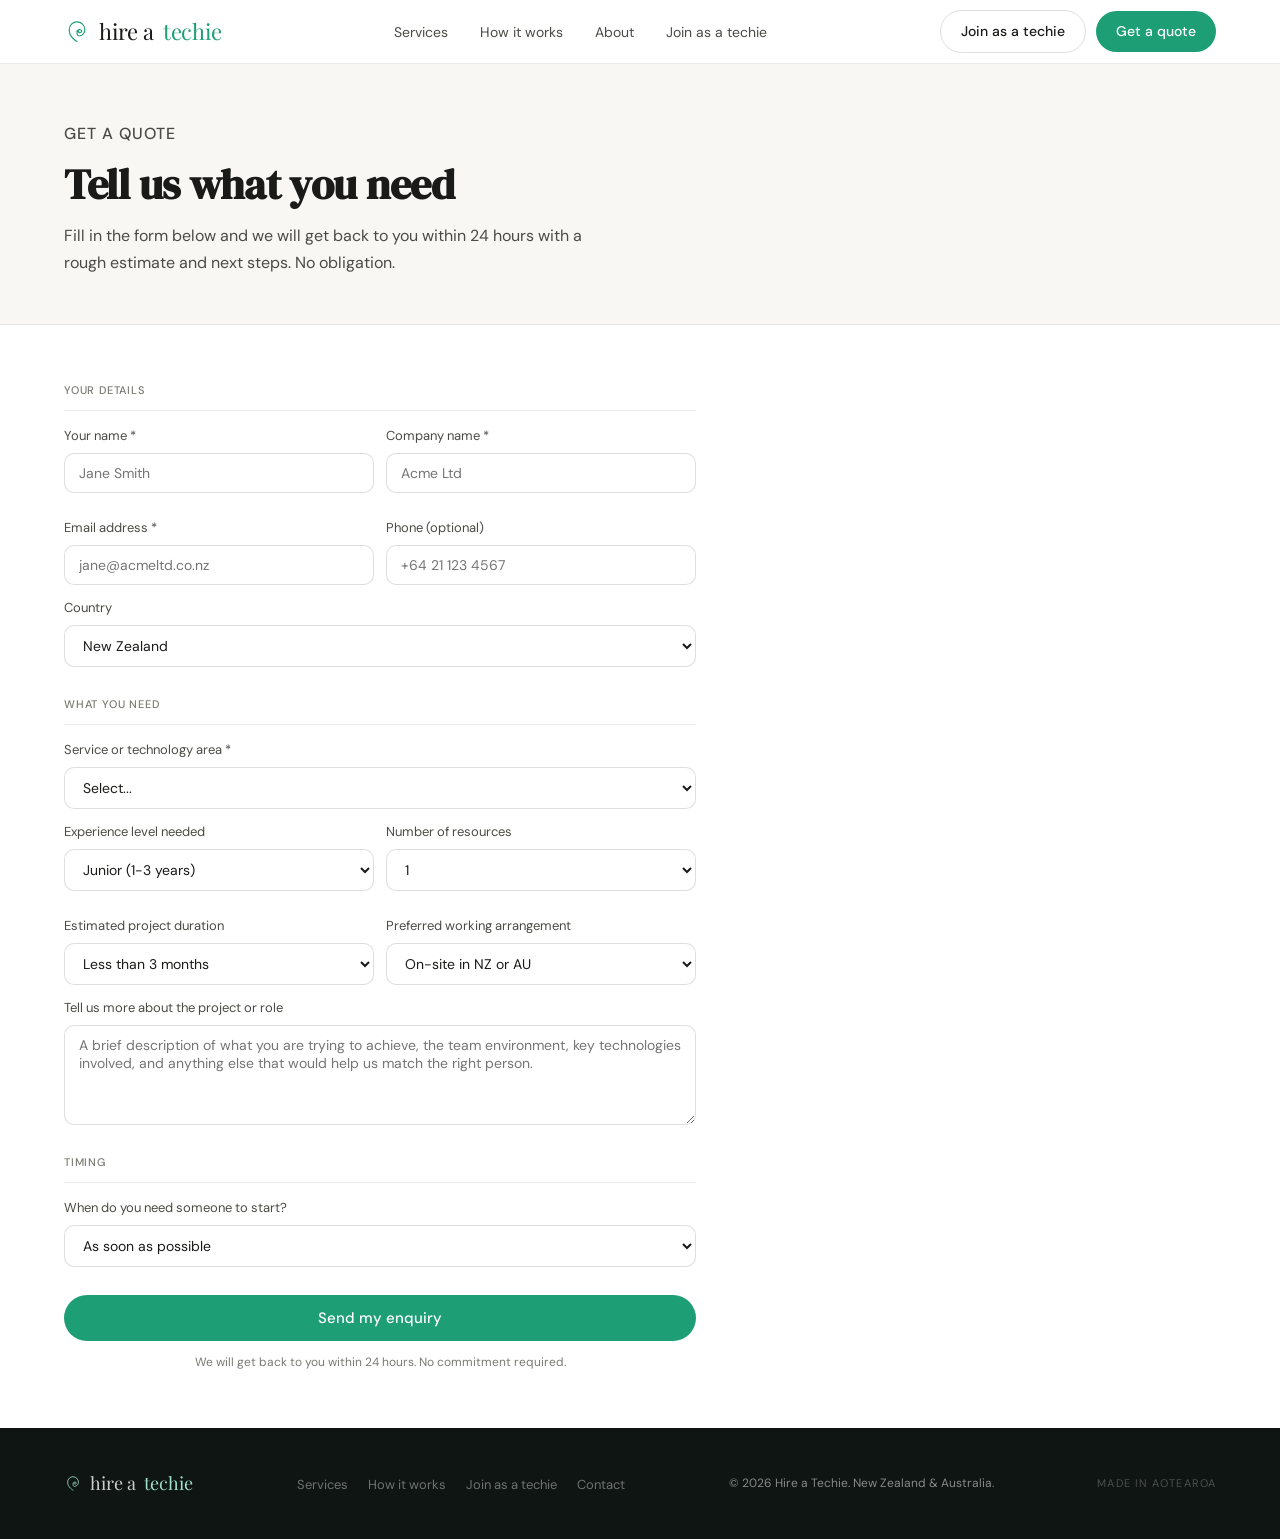
<file: pages/contact.html>
<!DOCTYPE html>
<html lang="en">
<head>
  <meta charset="UTF-8">
  <meta name="viewport" content="width=device-width, initial-scale=1.0">
  <title>Get a Quote - Hire a Techie</title>
  <meta name="description" content="Get a free estimate for IT staffing from Hire a Techie. Tell us what you need and we will get back to you within 24 hours.">
  <link rel="stylesheet" href="../css/style.css">
</head>
<body>

  <div id="nav-placeholder"></div>

  <div class="page-hero">
    <p class="section-label">Get a quote</p>
    <h1>Tell us what you need</h1>
    <p>Fill in the form below and we will get back to you within 24 hours with a rough estimate and next steps. No obligation.</p>
  </div>

  <div class="form-section" id="contact-form">

    <div class="form-block">
      <p class="form-block-title">Your details</p>
      <div class="form-grid">
        <div class="form-field"><label>Your name *</label><input type="text" placeholder="Jane Smith"></div>
        <div class="form-field"><label>Company name *</label><input type="text" placeholder="Acme Ltd"></div>
        <div class="form-field"><label>Email address *</label><input type="email" placeholder="jane@acmeltd.co.nz"></div>
        <div class="form-field"><label>Phone (optional)</label><input type="tel" placeholder="+64 21 123 4567"></div>
      </div>
      <div class="form-field">
        <label>Country</label>
        <select>
          <option>New Zealand</option>
          <option>Australia</option>
          <option>Other</option>
        </select>
      </div>
    </div>

    <div class="form-block">
      <p class="form-block-title">What you need</p>
      <div class="form-field">
        <label>Service or technology area *</label>
        <select>
          <option value="">Select...</option>
          <option>Cloud engineering</option>
          <option>DevOps</option>
          <option>Data engineering</option>
          <option>Cybersecurity</option>
          <option>Salesforce / CRM</option>
          <option>AI and automation</option>
          <option>Web and mobile development</option>
          <option>QA and testing</option>
          <option>ERP systems</option>
          <option>Managed IT support</option>
          <option>IT project management</option>
          <option>Not sure yet</option>
        </select>
      </div>
      <div class="form-grid">
        <div class="form-field">
          <label>Experience level needed</label>
          <select>
            <option>Junior (1-3 years)</option>
            <option>Mid-level (3-6 years)</option>
            <option>Senior (6-10 years)</option>
            <option>Lead or architect (10+ years)</option>
            <option>Not sure</option>
          </select>
        </div>
        <div class="form-field">
          <label>Number of resources</label>
          <select>
            <option>1</option>
            <option>2 to 3</option>
            <option>4 to 6</option>
            <option>More than 6</option>
            <option>Not sure yet</option>
          </select>
        </div>
        <div class="form-field">
          <label>Estimated project duration</label>
          <select>
            <option>Less than 3 months</option>
            <option>3 to 6 months</option>
            <option>6 to 12 months</option>
            <option>More than 12 months</option>
            <option>Ongoing</option>
          </select>
        </div>
        <div class="form-field">
          <label>Preferred working arrangement</label>
          <select>
            <option>On-site in NZ or AU</option>
            <option>Remote delivery</option>
            <option>Hybrid</option>
            <option>Open to discussion</option>
          </select>
        </div>
      </div>
      <div class="form-field">
        <label>Tell us more about the project or role</label>
        <textarea placeholder="A brief description of what you are trying to achieve, the team environment, key technologies involved, and anything else that would help us match the right person." style="min-height:100px;"></textarea>
      </div>
    </div>

    <div class="form-block">
      <p class="form-block-title">Timing</p>
      <div class="form-field">
        <label>When do you need someone to start?</label>
        <select>
          <option>As soon as possible</option>
          <option>Within 2 to 4 weeks</option>
          <option>Within 1 to 2 months</option>
          <option>More than 2 months away</option>
          <option>Not decided yet</option>
        </select>
      </div>
    </div>

    <button class="btn btn-primary btn-large" onclick="submitContact()" style="width:100%;justify-content:center;">Send my enquiry</button>
    <p class="form-note">We will get back to you within 24 hours. No commitment required.</p>

  </div>

  <div class="success-box" id="contact-success" style="margin: 32px 5%; max-width:640px;">
    <svg width="40" height="40" fill="none" stroke="currentColor" stroke-width="1.5" viewBox="0 0 24 24" style="color:var(--green);margin:0 auto 16px;"><path d="M22 11.08V12a10 10 0 1 1-5.93-9.14"/><polyline points="22 4 12 14.01 9 11.01"/></svg>
    <h2>Enquiry received</h2>
    <p>Thank you for reaching out. We will review your brief and get back to you within 24 hours with a rough estimate and suggested next steps.</p>
  </div>

  <div id="footer-placeholder"></div>
  <script src="../js/components.js"></script>
  <script>
    function submitContact() {
      document.getElementById('contact-form').style.display = 'none';
      const success = document.getElementById('contact-success');
      success.style.display = 'block';
      window.scrollTo({ top: success.offsetTop - 80, behavior: 'smooth' });
    }
  </script>
</body>
</html>
</file>
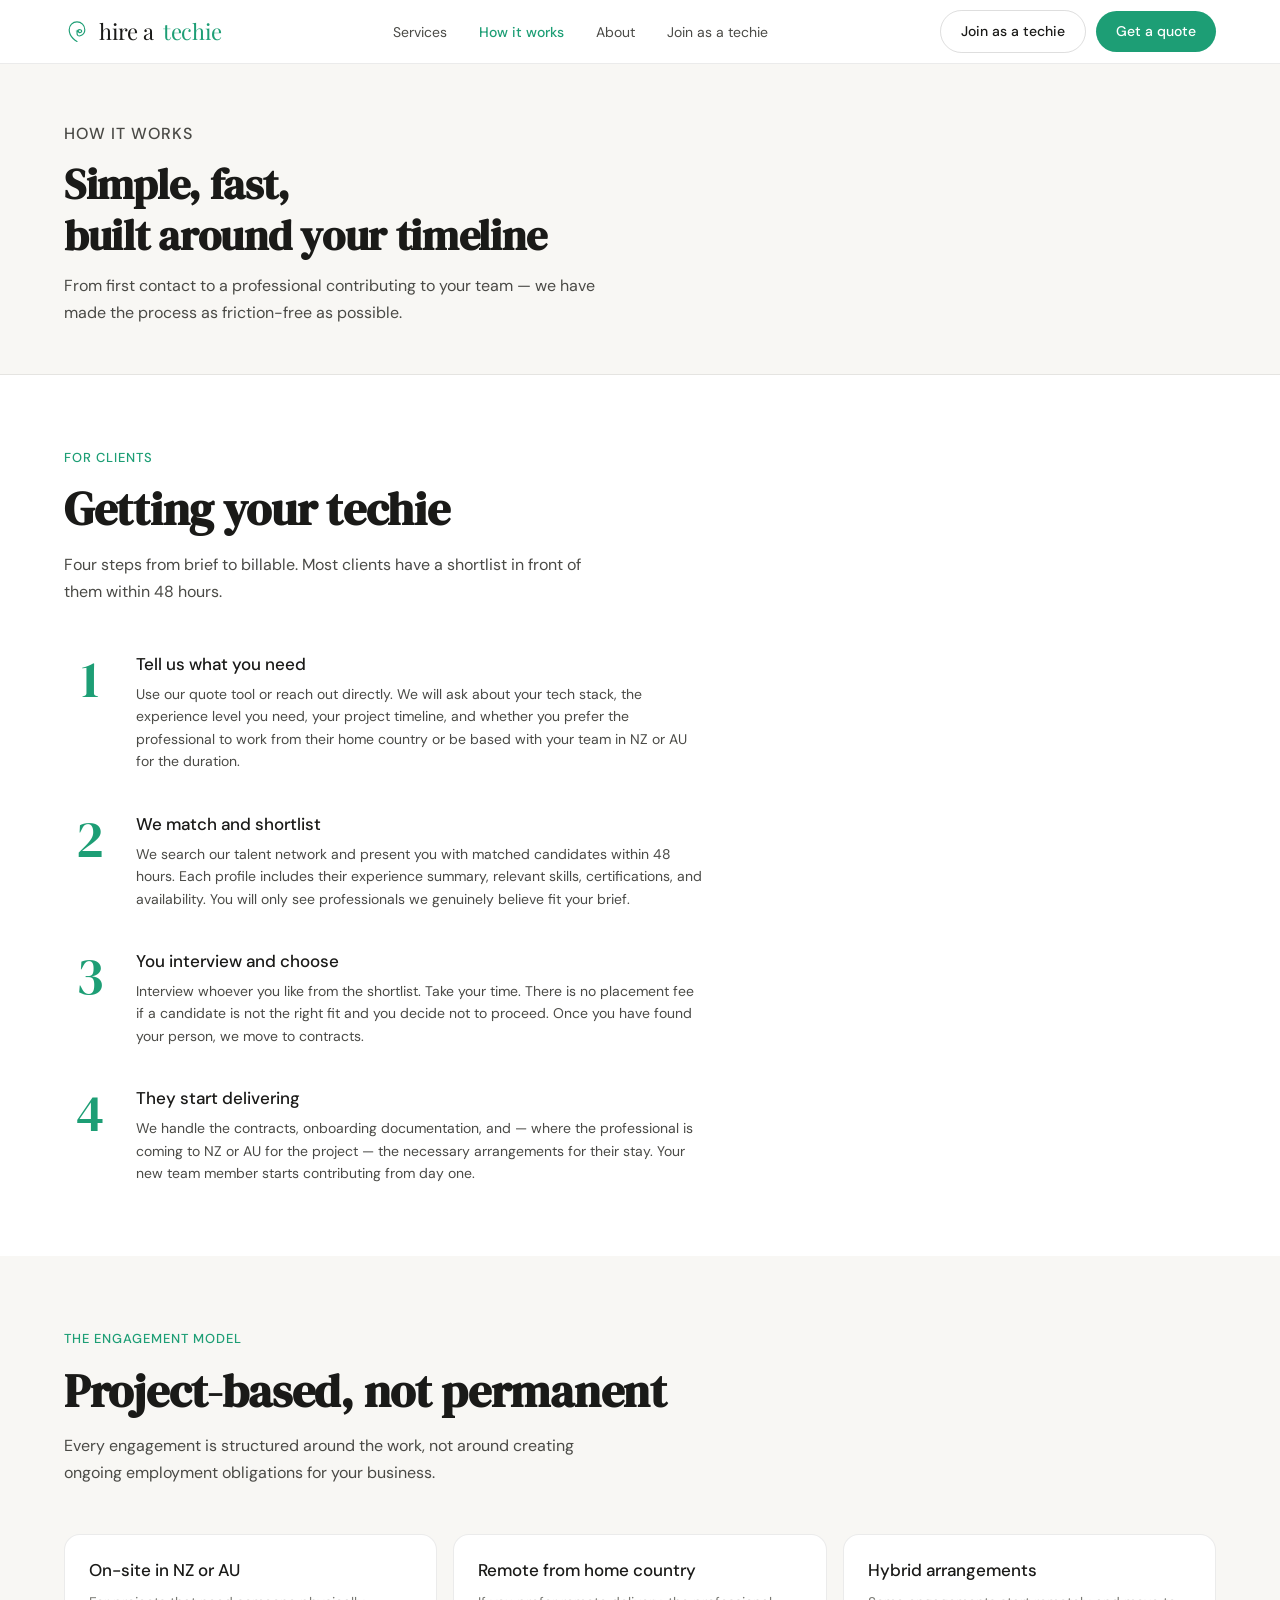
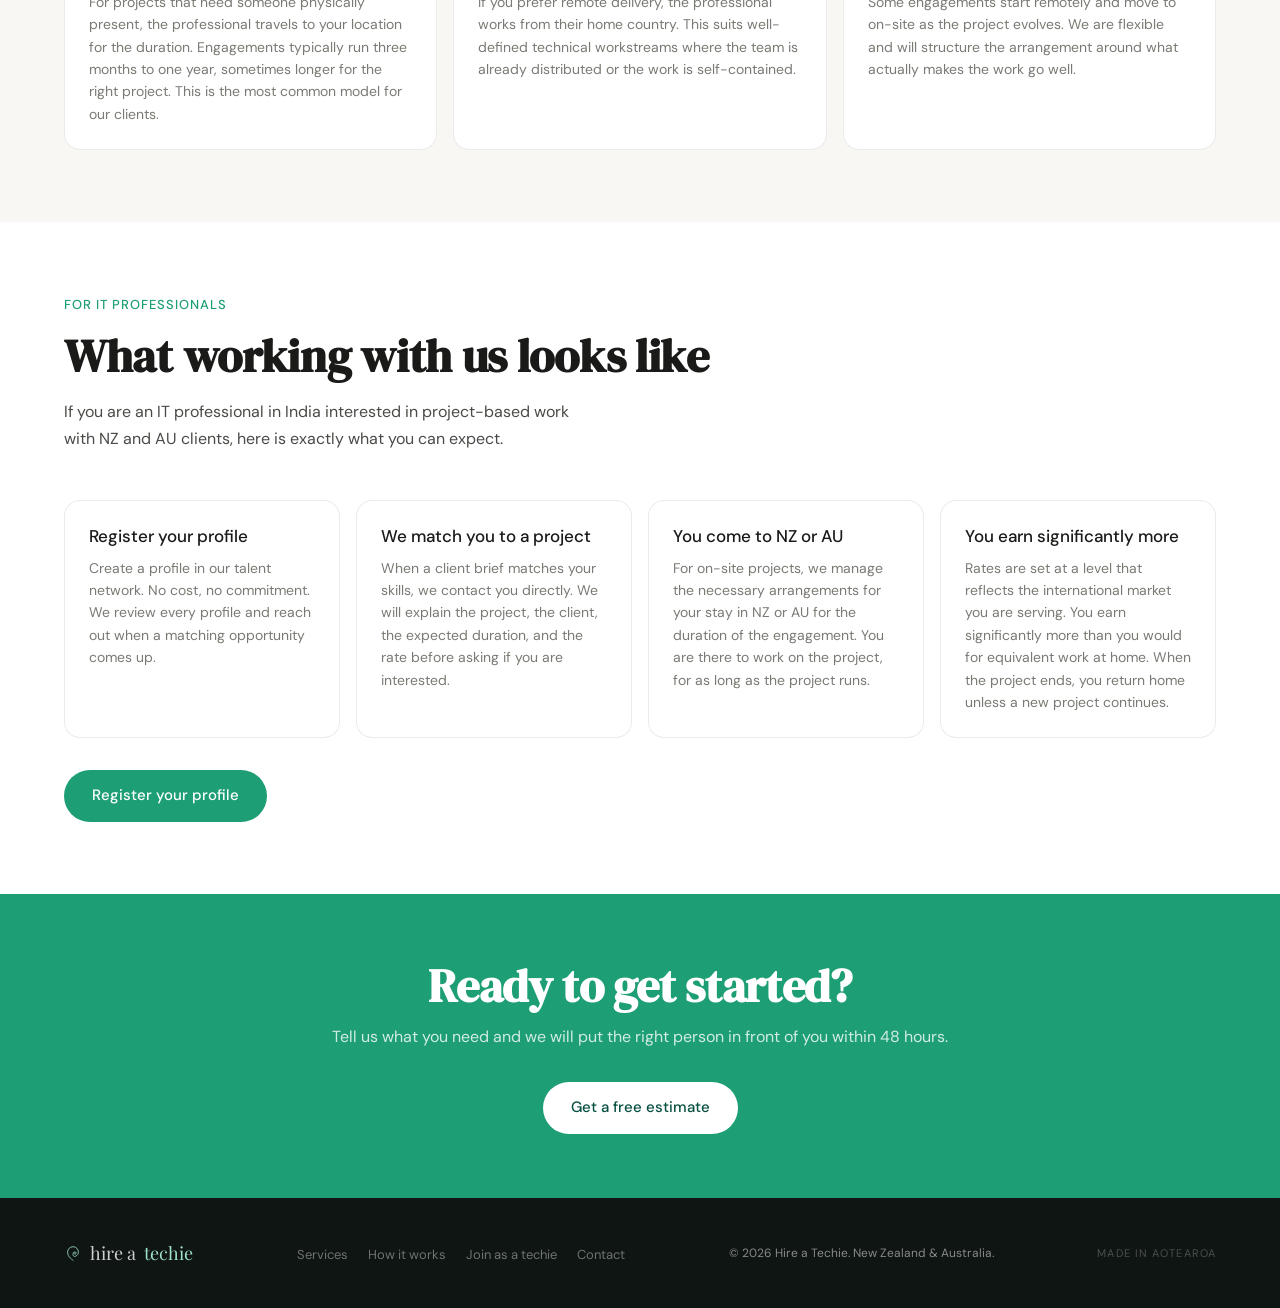
<file: pages/how-it-works.html>
<!DOCTYPE html>
<html lang="en">
<head>
  <meta charset="UTF-8">
  <meta name="viewport" content="width=device-width, initial-scale=1.0">
  <title>How It Works - Hire a Techie</title>
  <meta name="description" content="How Hire a Techie works for businesses in NZ and Australia. Simple process, fast placement, no long-term commitment.">
  <link rel="stylesheet" href="../css/style.css">
</head>
<body>

  <div id="nav-placeholder"></div>

  <div class="page-hero">
    <p class="section-label">How it works</p>
    <h1>Simple, fast,<br>built around your timeline</h1>
    <p>From first contact to a professional contributing to your team — we have made the process as friction-free as possible.</p>
  </div>

  <!-- FOR CLIENTS -->
  <section class="section">
    <p class="section-label">For clients</p>
    <h2>Getting your techie</h2>
    <p class="section-sub">Four steps from brief to billable. Most clients have a shortlist in front of them within 48 hours.</p>
    <div class="steps" style="grid-template-columns: 1fr; max-width:640px; gap:40px;">

      <div class="step" style="display:flex; gap:20px; align-items:flex-start;">
        <div class="step-num" style="flex-shrink:0; margin:0;">1</div>
        <div>
          <h3>Tell us what you need</h3>
          <p>Use our quote tool or reach out directly. We will ask about your tech stack, the experience level you need, your project timeline, and whether you prefer the professional to work from their home country or be based with your team in NZ or AU for the duration.</p>
        </div>
      </div>

      <div class="step" style="display:flex; gap:20px; align-items:flex-start;">
        <div class="step-num" style="flex-shrink:0; margin:0;">2</div>
        <div>
          <h3>We match and shortlist</h3>
          <p>We search our talent network and present you with matched candidates within 48 hours. Each profile includes their experience summary, relevant skills, certifications, and availability. You will only see professionals we genuinely believe fit your brief.</p>
        </div>
      </div>

      <div class="step" style="display:flex; gap:20px; align-items:flex-start;">
        <div class="step-num" style="flex-shrink:0; margin:0;">3</div>
        <div>
          <h3>You interview and choose</h3>
          <p>Interview whoever you like from the shortlist. Take your time. There is no placement fee if a candidate is not the right fit and you decide not to proceed. Once you have found your person, we move to contracts.</p>
        </div>
      </div>

      <div class="step" style="display:flex; gap:20px; align-items:flex-start;">
        <div class="step-num" style="flex-shrink:0; margin:0;">4</div>
        <div>
          <h3>They start delivering</h3>
          <p>We handle the contracts, onboarding documentation, and — where the professional is coming to NZ or AU for the project — the necessary arrangements for their stay. Your new team member starts contributing from day one.</p>
        </div>
      </div>

    </div>
  </section>

  <!-- HOW ENGAGEMENT WORKS -->
  <section class="section section-alt">
    <p class="section-label">The engagement model</p>
    <h2>Project-based, not permanent</h2>
    <p class="section-sub">Every engagement is structured around the work, not around creating ongoing employment obligations for your business.</p>
    <div class="cards">
      <div class="card">
        <h3>On-site in NZ or AU</h3>
        <p>For projects that need someone physically present, the professional travels to your location for the duration. Engagements typically run three months to one year, sometimes longer for the right project. This is the most common model for our clients.</p>
      </div>
      <div class="card">
        <h3>Remote from home country</h3>
        <p>If you prefer remote delivery, the professional works from their home country. This suits well-defined technical workstreams where the team is already distributed or the work is self-contained.</p>
      </div>
      <div class="card">
        <h3>Hybrid arrangements</h3>
        <p>Some engagements start remotely and move to on-site as the project evolves. We are flexible and will structure the arrangement around what actually makes the work go well.</p>
      </div>
    </div>
  </section>

  <!-- FOR TECHIES -->
  <section class="section">
    <p class="section-label">For IT professionals</p>
    <h2>What working with us looks like</h2>
    <p class="section-sub">If you are an IT professional in India interested in project-based work with NZ and AU clients, here is exactly what you can expect.</p>
    <div class="cards">
      <div class="card">
        <h3>Register your profile</h3>
        <p>Create a profile in our talent network. No cost, no commitment. We review every profile and reach out when a matching opportunity comes up.</p>
      </div>
      <div class="card">
        <h3>We match you to a project</h3>
        <p>When a client brief matches your skills, we contact you directly. We will explain the project, the client, the expected duration, and the rate before asking if you are interested.</p>
      </div>
      <div class="card">
        <h3>You come to NZ or AU</h3>
        <p>For on-site projects, we manage the necessary arrangements for your stay in NZ or AU for the duration of the engagement. You are there to work on the project, for as long as the project runs.</p>
      </div>
      <div class="card">
        <h3>You earn significantly more</h3>
        <p>Rates are set at a level that reflects the international market you are serving. You earn significantly more than you would for equivalent work at home. When the project ends, you return home unless a new project continues.</p>
      </div>
    </div>
    <div style="margin-top:32px;">
      <a href="register.html" class="btn btn-primary btn-large">Register your profile</a>
    </div>
  </section>

  <section class="cta-band">
    <h2>Ready to get started?</h2>
    <p>Tell us what you need and we will put the right person in front of you within 48 hours.</p>
    <div class="cta-btns">
      <a href="contact.html" class="btn btn-white btn-large">Get a free estimate</a>
    </div>
  </section>

  <div id="footer-placeholder"></div>
  <script src="../js/components.js"></script>
</body>
</html>
</file>
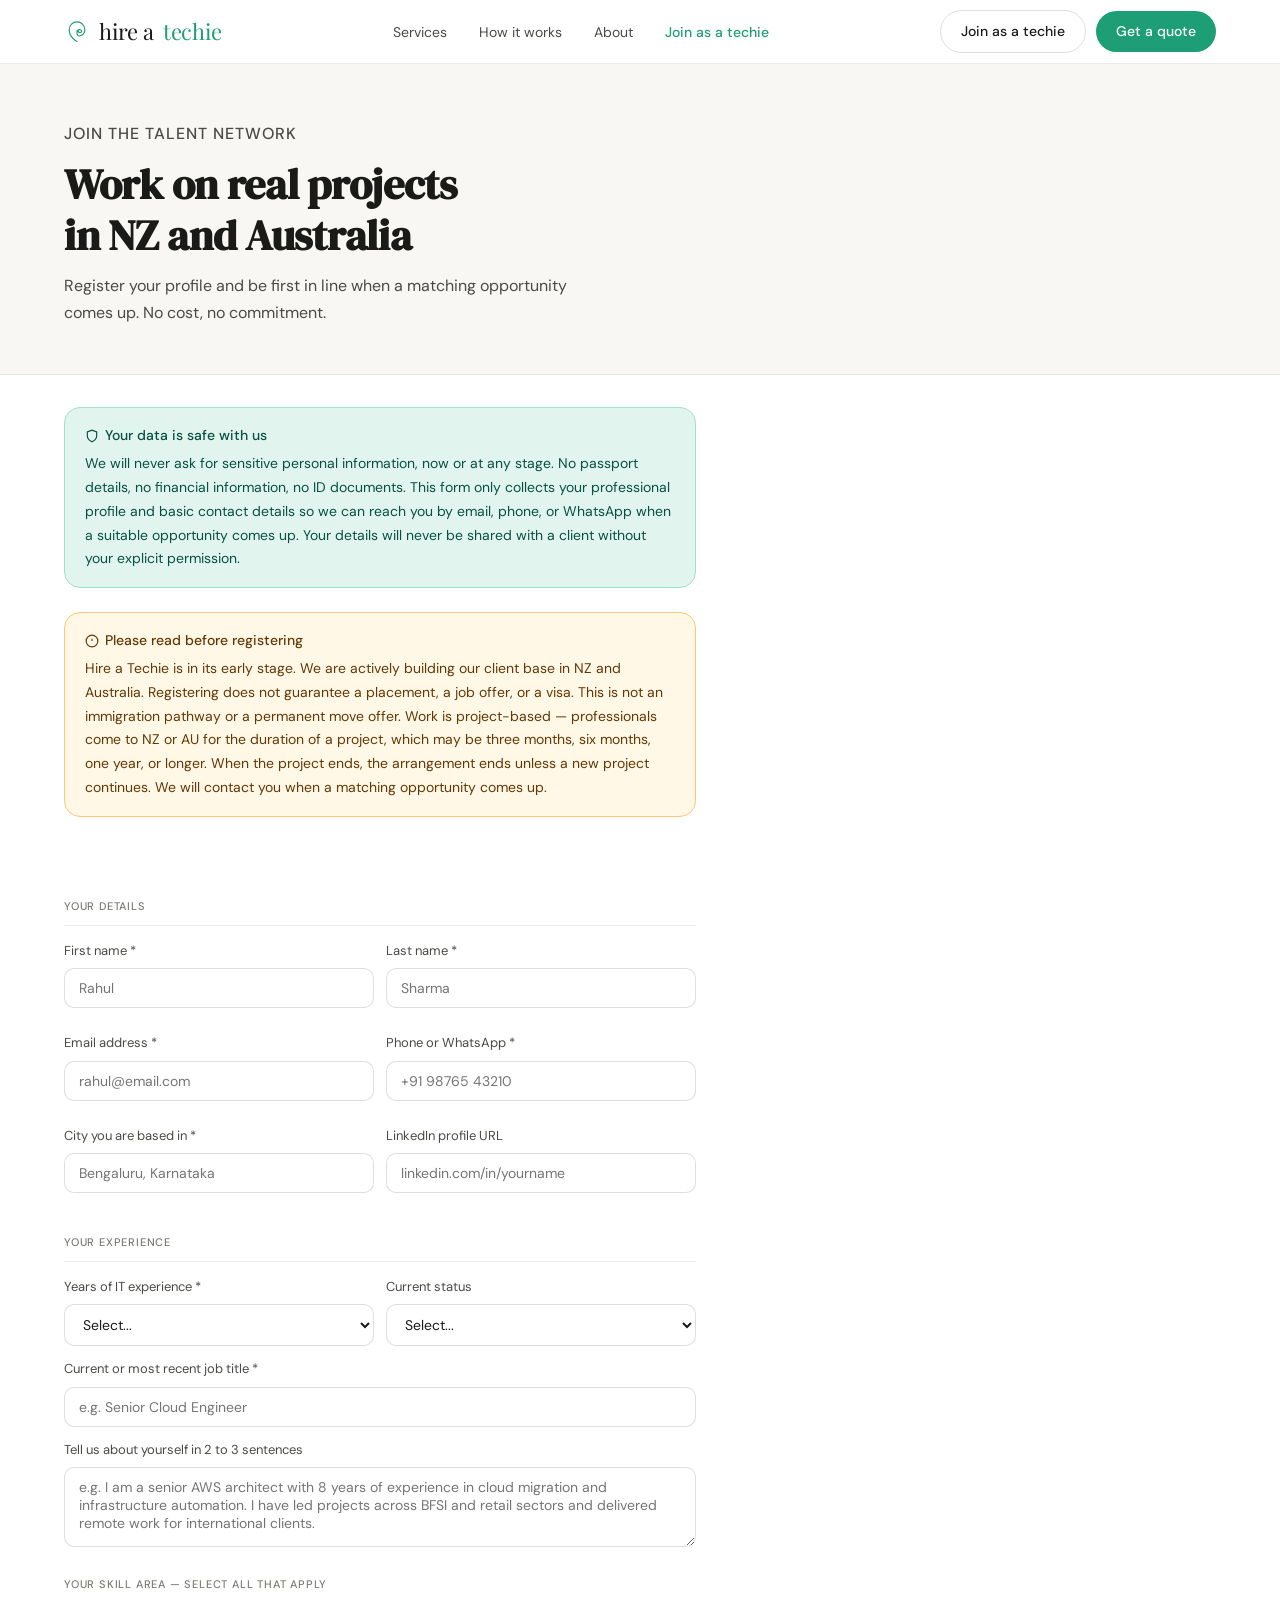
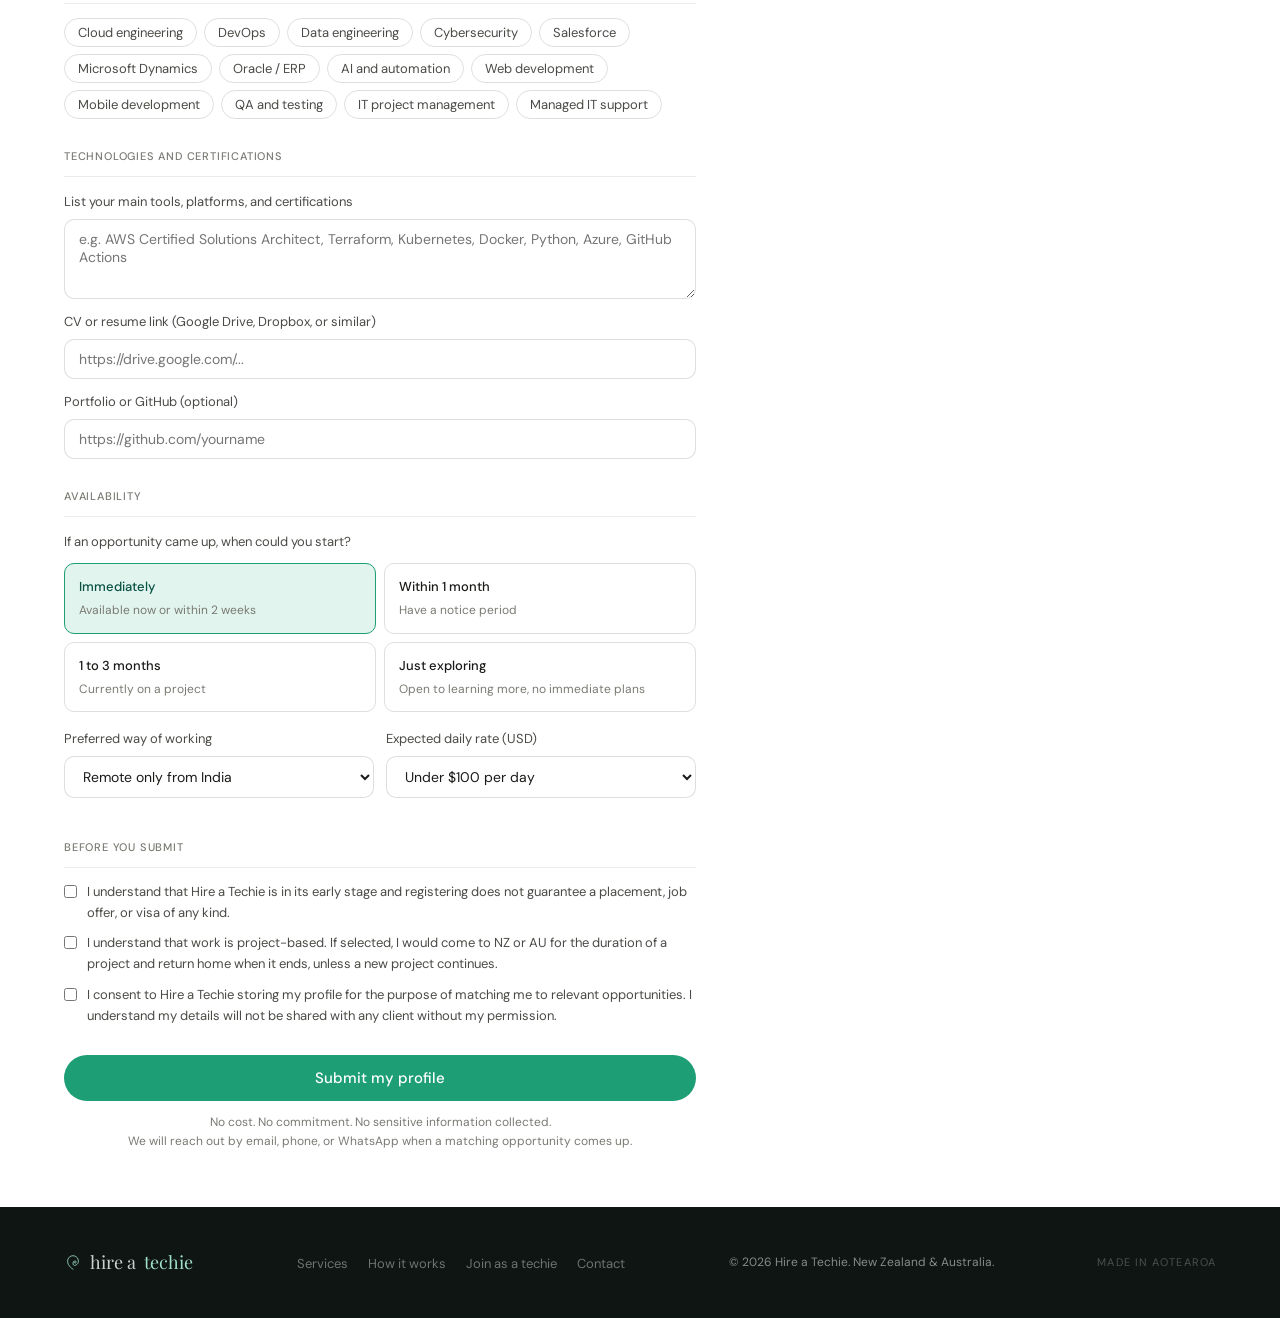
<file: pages/register.html>
<!DOCTYPE html>
<html lang="en">
<head>
  <meta charset="UTF-8">
  <meta name="viewport" content="width=device-width, initial-scale=1.0">
  <title>Join as a Techie - Hire a Techie</title>
  <meta name="description" content="Register your IT profile with Hire a Techie. Project-based work with NZ and AU clients. Earn more, work internationally.">
  <link rel="stylesheet" href="../css/style.css">
</head>
<body>

  <div id="nav-placeholder"></div>

  <div class="page-hero">
    <p class="section-label">Join the talent network</p>
    <h1>Work on real projects<br>in NZ and Australia</h1>
    <p>Register your profile and be first in line when a matching opportunity comes up. No cost, no commitment.</p>
  </div>

  <div style="padding: 32px 5% 0; max-width: 760px;">
    <div class="form-notice notice-teal">
      <p class="notice-title">
        <svg width="14" height="14" fill="none" stroke="currentColor" stroke-width="2" viewBox="0 0 24 24"><path d="M12 22s8-4 8-10V5l-8-3-8 3v7c0 6 8 10 8 10z"/></svg>
        Your data is safe with us
      </p>
      We will never ask for sensitive personal information, now or at any stage. No passport details, no financial information, no ID documents. This form only collects your professional profile and basic contact details so we can reach you by email, phone, or WhatsApp when a suitable opportunity comes up. Your details will never be shared with a client without your explicit permission.
    </div>
    <div class="form-notice notice-amber" style="margin-top:12px;">
      <p class="notice-title">
        <svg width="14" height="14" fill="none" stroke="currentColor" stroke-width="2" viewBox="0 0 24 24"><circle cx="12" cy="12" r="10"/><line x1="12" y1="8" x2="12" y2="12"/><line x1="12" y1="16" x2="12.01" y2="16"/></svg>
        Please read before registering
      </p>
      Hire a Techie is in its early stage. We are actively building our client base in NZ and Australia. Registering does not guarantee a placement, a job offer, or a visa. This is not an immigration pathway or a permanent move offer. Work is project-based — professionals come to NZ or AU for the duration of a project, which may be three months, six months, one year, or longer. When the project ends, the arrangement ends unless a new project continues. We will contact you when a matching opportunity comes up.
    </div>
  </div>

  <div class="form-section" id="reg-form">

    <div class="form-block">
      <p class="form-block-title">Your details</p>
      <div class="form-grid">
        <div class="form-field"><label>First name *</label><input type="text" placeholder="Rahul"></div>
        <div class="form-field"><label>Last name *</label><input type="text" placeholder="Sharma"></div>
        <div class="form-field"><label>Email address *</label><input type="email" placeholder="rahul@email.com"></div>
        <div class="form-field"><label>Phone or WhatsApp *</label><input type="tel" placeholder="+91 98765 43210"></div>
        <div class="form-field"><label>City you are based in *</label><input type="text" placeholder="Bengaluru, Karnataka"></div>
        <div class="form-field"><label>LinkedIn profile URL</label><input type="url" placeholder="linkedin.com/in/yourname"></div>
      </div>
    </div>

    <div class="form-block">
      <p class="form-block-title">Your experience</p>
      <div class="form-grid">
        <div class="form-field">
          <label>Years of IT experience *</label>
          <select>
            <option value="">Select...</option>
            <option>1 to 3 years</option>
            <option>3 to 6 years</option>
            <option>6 to 10 years</option>
            <option>10 or more years</option>
          </select>
        </div>
        <div class="form-field">
          <label>Current status</label>
          <select>
            <option value="">Select...</option>
            <option>Employed full-time</option>
            <option>Freelancing or contracting</option>
            <option>Between roles</option>
            <option>Prefer not to say</option>
          </select>
        </div>
      </div>
      <div class="form-field">
        <label>Current or most recent job title *</label>
        <input type="text" placeholder="e.g. Senior Cloud Engineer">
      </div>
      <div class="form-field">
        <label>Tell us about yourself in 2 to 3 sentences</label>
        <textarea placeholder="e.g. I am a senior AWS architect with 8 years of experience in cloud migration and infrastructure automation. I have led projects across BFSI and retail sectors and delivered remote work for international clients."></textarea>
      </div>
    </div>

    <div class="form-block">
      <p class="form-block-title">Your skill area — select all that apply</p>
      <div class="chips" id="skill-chips">
        <button class="chip" type="button">Cloud engineering</button>
        <button class="chip" type="button">DevOps</button>
        <button class="chip" type="button">Data engineering</button>
        <button class="chip" type="button">Cybersecurity</button>
        <button class="chip" type="button">Salesforce</button>
        <button class="chip" type="button">Microsoft Dynamics</button>
        <button class="chip" type="button">Oracle / ERP</button>
        <button class="chip" type="button">AI and automation</button>
        <button class="chip" type="button">Web development</button>
        <button class="chip" type="button">Mobile development</button>
        <button class="chip" type="button">QA and testing</button>
        <button class="chip" type="button">IT project management</button>
        <button class="chip" type="button">Managed IT support</button>
      </div>
    </div>

    <div class="form-block">
      <p class="form-block-title">Technologies and certifications</p>
      <div class="form-field">
        <label>List your main tools, platforms, and certifications</label>
        <textarea placeholder="e.g. AWS Certified Solutions Architect, Terraform, Kubernetes, Docker, Python, Azure, GitHub Actions"></textarea>
      </div>
      <div class="form-field">
        <label>CV or resume link (Google Drive, Dropbox, or similar)</label>
        <input type="url" placeholder="https://drive.google.com/...">
      </div>
      <div class="form-field">
        <label>Portfolio or GitHub (optional)</label>
        <input type="url" placeholder="https://github.com/yourname">
      </div>
    </div>

    <div class="form-block">
      <p class="form-block-title">Availability</p>
      <div style="margin-bottom:16px;">
        <label style="font-size:13px;color:var(--text-mid);display:block;margin-bottom:10px;">If an opportunity came up, when could you start?</label>
        <div class="avail-grid">
          <div class="avail-opt active" onclick="selectAvail(this)">
            <div class="avail-opt-title">Immediately</div>
            <div class="avail-opt-sub">Available now or within 2 weeks</div>
          </div>
          <div class="avail-opt" onclick="selectAvail(this)">
            <div class="avail-opt-title">Within 1 month</div>
            <div class="avail-opt-sub">Have a notice period</div>
          </div>
          <div class="avail-opt" onclick="selectAvail(this)">
            <div class="avail-opt-title">1 to 3 months</div>
            <div class="avail-opt-sub">Currently on a project</div>
          </div>
          <div class="avail-opt" onclick="selectAvail(this)">
            <div class="avail-opt-title">Just exploring</div>
            <div class="avail-opt-sub">Open to learning more, no immediate plans</div>
          </div>
        </div>
      </div>
      <div class="form-grid">
        <div class="form-field">
          <label>Preferred way of working</label>
          <select>
            <option>Remote only from India</option>
            <option>On-site in NZ or AU for the project duration</option>
            <option>Open to either depending on the project</option>
          </select>
        </div>
        <div class="form-field">
          <label>Expected daily rate (USD)</label>
          <select>
            <option>Under $100 per day</option>
            <option>$100 to $150 per day</option>
            <option>$150 to $250 per day</option>
            <option>$250 to $400 per day</option>
            <option>Above $400 per day</option>
            <option>Prefer to discuss</option>
          </select>
        </div>
      </div>
    </div>

    <div class="form-block">
      <p class="form-block-title">Before you submit</p>
      <div class="check-row">
        <input type="checkbox" id="ack1">
        <label for="ack1">I understand that Hire a Techie is in its early stage and registering does not guarantee a placement, job offer, or visa of any kind.</label>
      </div>
      <div class="check-row">
        <input type="checkbox" id="ack2">
        <label for="ack2">I understand that work is project-based. If selected, I would come to NZ or AU for the duration of a project and return home when it ends, unless a new project continues.</label>
      </div>
      <div class="check-row">
        <input type="checkbox" id="ack3">
        <label for="ack3">I consent to Hire a Techie storing my profile for the purpose of matching me to relevant opportunities. I understand my details will not be shared with any client without my permission.</label>
      </div>
    </div>

    <button class="btn btn-primary btn-large" onclick="submitForm()" style="width:100%; justify-content:center;">Submit my profile</button>
    <p class="form-note">No cost. No commitment. No sensitive information collected.<br>We will reach out by email, phone, or WhatsApp when a matching opportunity comes up.</p>

  </div>

  <div class="success-box" id="success-msg" style="margin: 32px 5%; max-width:640px;">
    <svg width="40" height="40" fill="none" stroke="currentColor" stroke-width="1.5" viewBox="0 0 24 24" style="color:var(--green);margin:0 auto 16px;"><path d="M22 11.08V12a10 10 0 1 1-5.93-9.14"/><polyline points="22 4 12 14.01 9 11.01"/></svg>
    <h2>You are in the network</h2>
    <p>Thank you for registering. Your profile has been received and you will be among the first we contact when a matching NZ or AU opportunity opens up.<br><br>Follow Hire a Techie on LinkedIn to stay updated as we grow.</p>
  </div>

  <div id="footer-placeholder"></div>
  <script src="../js/components.js"></script>
  <script>
    document.getElementById('skill-chips').addEventListener('click', function(e) {
      if (e.target.classList.contains('chip')) {
        e.target.classList.toggle('active');
      }
    });
    function selectAvail(el) {
      document.querySelectorAll('.avail-opt').forEach(o => o.classList.remove('active'));
      el.classList.add('active');
    }
    function submitForm() {
      const checks = ['ack1','ack2','ack3'].map(id => document.getElementById(id).checked);
      if (checks.includes(false)) {
        alert('Please tick all three acknowledgement boxes before submitting.');
        return;
      }
      document.getElementById('reg-form').style.display = 'none';
      const success = document.getElementById('success-msg');
      success.style.display = 'block';
      window.scrollTo({ top: success.offsetTop - 80, behavior: 'smooth' });
    }
  </script>
</body>
</html>
</file>
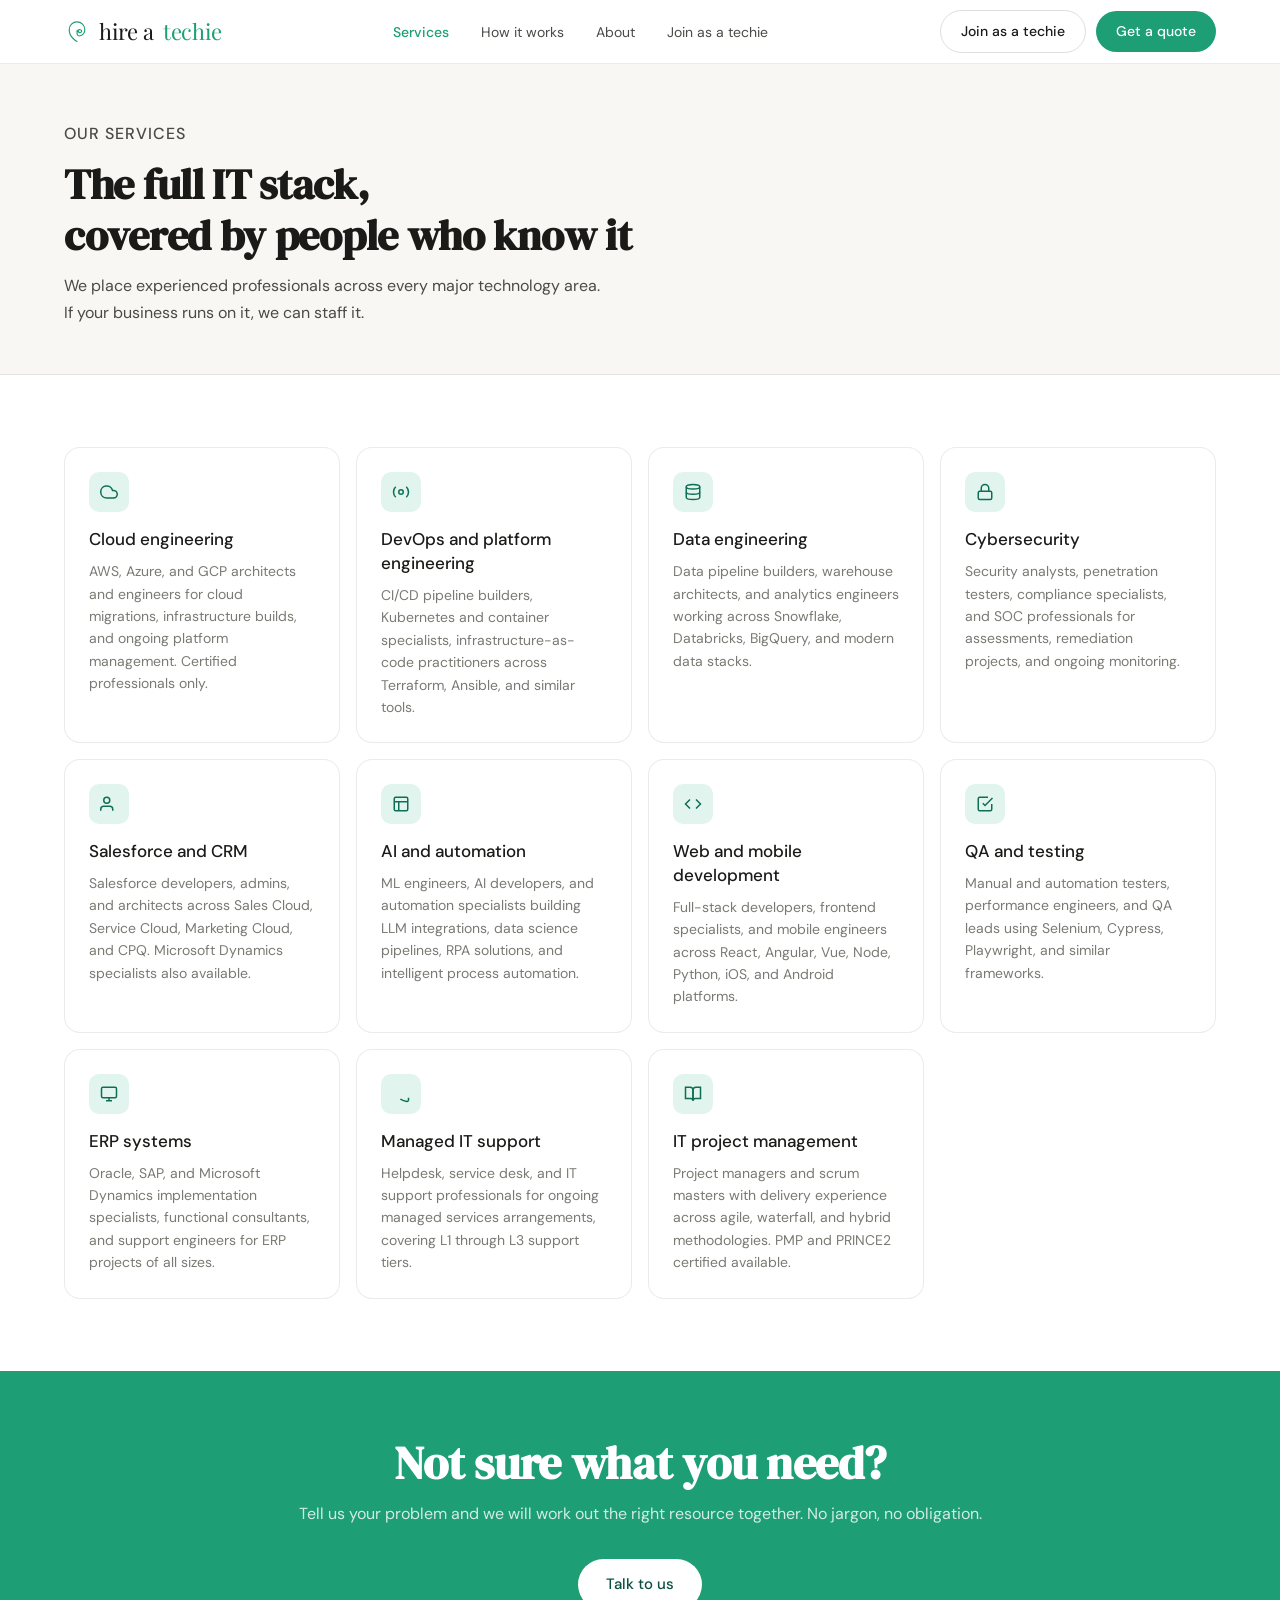
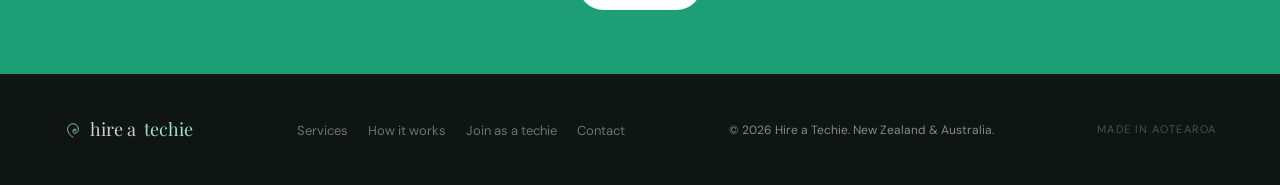
<file: pages/services.html>
<!DOCTYPE html>
<html lang="en">
<head>
  <meta charset="UTF-8">
  <meta name="viewport" content="width=device-width, initial-scale=1.0">
  <title>IT Services - Hire a Techie</title>
  <meta name="description" content="Cloud, DevOps, data engineering, cybersecurity, Salesforce, AI, web development and more. Senior IT professionals placed across NZ and Australia.">
  <link rel="stylesheet" href="../css/style.css">
</head>
<body>

  <div id="nav-placeholder"></div>

  <div class="page-hero">
    <p class="section-label">Our services</p>
    <h1>The full IT stack,<br>covered by people who know it</h1>
    <p>We place experienced professionals across every major technology area. If your business runs on it, we can staff it.</p>
  </div>

  <section class="section">
    <div class="cards" style="grid-template-columns: repeat(auto-fill, minmax(260px, 1fr));">

      <div class="card">
        <div class="card-icon">
          <svg width="18" height="18" fill="none" stroke="currentColor" stroke-width="2" viewBox="0 0 24 24"><path d="M18 10h-1.26A8 8 0 1 0 9 20h9a5 5 0 0 0 0-10z"/></svg>
        </div>
        <h3>Cloud engineering</h3>
        <p>AWS, Azure, and GCP architects and engineers for cloud migrations, infrastructure builds, and ongoing platform management. Certified professionals only.</p>
      </div>

      <div class="card">
        <div class="card-icon">
          <svg width="18" height="18" fill="none" stroke="currentColor" stroke-width="2" viewBox="0 0 24 24"><circle cx="12" cy="12" r="3"/><path d="M19.07 4.93a10 10 0 0 1 0 14.14"/><path d="M4.93 4.93a10 10 0 0 0 0 14.14"/></svg>
        </div>
        <h3>DevOps and platform engineering</h3>
        <p>CI/CD pipeline builders, Kubernetes and container specialists, infrastructure-as-code practitioners across Terraform, Ansible, and similar tools.</p>
      </div>

      <div class="card">
        <div class="card-icon">
          <svg width="18" height="18" fill="none" stroke="currentColor" stroke-width="2" viewBox="0 0 24 24"><ellipse cx="12" cy="5" rx="9" ry="3"/><path d="M21 12c0 1.66-4 3-9 3s-9-1.34-9-3"/><path d="M3 5v14c0 1.66 4 3 9 3s9-1.34 9-3V5"/></svg>
        </div>
        <h3>Data engineering</h3>
        <p>Data pipeline builders, warehouse architects, and analytics engineers working across Snowflake, Databricks, BigQuery, and modern data stacks.</p>
      </div>

      <div class="card">
        <div class="card-icon">
          <svg width="18" height="18" fill="none" stroke="currentColor" stroke-width="2" viewBox="0 0 24 24"><rect x="3" y="11" width="18" height="11" rx="2"/><path d="M7 11V7a5 5 0 0 1 10 0v4"/></svg>
        </div>
        <h3>Cybersecurity</h3>
        <p>Security analysts, penetration testers, compliance specialists, and SOC professionals for assessments, remediation projects, and ongoing monitoring.</p>
      </div>

      <div class="card">
        <div class="card-icon">
          <svg width="18" height="18" fill="none" stroke="currentColor" stroke-width="2" viewBox="0 0 24 24"><path d="M17 21v-2a4 4 0 0 0-4-4H5a4 4 0 0 0-4 4v2"/><circle cx="9" cy="7" r="4"/></svg>
        </div>
        <h3>Salesforce and CRM</h3>
        <p>Salesforce developers, admins, and architects across Sales Cloud, Service Cloud, Marketing Cloud, and CPQ. Microsoft Dynamics specialists also available.</p>
      </div>

      <div class="card">
        <div class="card-icon">
          <svg width="18" height="18" fill="none" stroke="currentColor" stroke-width="2" viewBox="0 0 24 24"><rect x="3" y="3" width="18" height="18" rx="2"/><path d="M3 9h18"/><path d="M9 21V9"/></svg>
        </div>
        <h3>AI and automation</h3>
        <p>ML engineers, AI developers, and automation specialists building LLM integrations, data science pipelines, RPA solutions, and intelligent process automation.</p>
      </div>

      <div class="card">
        <div class="card-icon">
          <svg width="18" height="18" fill="none" stroke="currentColor" stroke-width="2" viewBox="0 0 24 24"><polyline points="16 18 22 12 16 6"/><polyline points="8 6 2 12 8 18"/></svg>
        </div>
        <h3>Web and mobile development</h3>
        <p>Full-stack developers, frontend specialists, and mobile engineers across React, Angular, Vue, Node, Python, iOS, and Android platforms.</p>
      </div>

      <div class="card">
        <div class="card-icon">
          <svg width="18" height="18" fill="none" stroke="currentColor" stroke-width="2" viewBox="0 0 24 24"><polyline points="9 11 12 14 22 4"/><path d="M21 12v7a2 2 0 0 1-2 2H5a2 2 0 0 1-2-2V5a2 2 0 0 1 2-2h11"/></svg>
        </div>
        <h3>QA and testing</h3>
        <p>Manual and automation testers, performance engineers, and QA leads using Selenium, Cypress, Playwright, and similar frameworks.</p>
      </div>

      <div class="card">
        <div class="card-icon">
          <svg width="18" height="18" fill="none" stroke="currentColor" stroke-width="2" viewBox="0 0 24 24"><rect x="2" y="3" width="20" height="14" rx="2"/><line x1="8" y1="21" x2="16" y2="21"/><line x1="12" y1="17" x2="12" y2="21"/></svg>
        </div>
        <h3>ERP systems</h3>
        <p>Oracle, SAP, and Microsoft Dynamics implementation specialists, functional consultants, and support engineers for ERP projects of all sizes.</p>
      </div>

      <div class="card">
        <div class="card-icon">
          <svg width="18" height="18" fill="none" stroke="currentColor" stroke-width="2" viewBox="0 0 24 24"><path d="M22 16.92v3a2 2 0 0 1-2.18 2 19.79 19.79 0 0 1-8.63-3.07"/></svg>
        </div>
        <h3>Managed IT support</h3>
        <p>Helpdesk, service desk, and IT support professionals for ongoing managed services arrangements, covering L1 through L3 support tiers.</p>
      </div>

      <div class="card">
        <div class="card-icon">
          <svg width="18" height="18" fill="none" stroke="currentColor" stroke-width="2" viewBox="0 0 24 24"><path d="M2 3h6a4 4 0 0 1 4 4v14a3 3 0 0 0-3-3H2z"/><path d="M22 3h-6a4 4 0 0 0-4 4v14a3 3 0 0 1 3-3h7z"/></svg>
        </div>
        <h3>IT project management</h3>
        <p>Project managers and scrum masters with delivery experience across agile, waterfall, and hybrid methodologies. PMP and PRINCE2 certified available.</p>
      </div>

    </div>
  </section>

  <section class="cta-band">
    <h2>Not sure what you need?</h2>
    <p>Tell us your problem and we will work out the right resource together. No jargon, no obligation.</p>
    <div class="cta-btns">
      <a href="contact.html" class="btn btn-white btn-large">Talk to us</a>
    </div>
  </section>

  <div id="footer-placeholder"></div>
  <script src="../js/components.js"></script>
</body>
</html>
</file>
<file: css/style.css>
@import url('https://fonts.googleapis.com/css2?family=DM+Sans:ital,opsz,wght@0,9..40,300;0,9..40,400;0,9..40,500;1,9..40,300&family=DM+Serif+Display:ital@0;1&family=Playfair+Display:ital,wght@0,400;1,400&display=swap');

:root {
  --green: #1D9E75;
  --green-dark: #0F6E56;
  --green-deep: #085041;
  --green-light: #E1F5EE;
  --green-mid: #9FE1CB;
  --text: #1a1a18;
  --text-mid: #4a4a46;
  --text-light: #7a7a74;
  --border: rgba(0,0,0,0.08);
  --border-mid: rgba(0,0,0,0.13);
  --bg: #ffffff;
  --bg-off: #f8f7f4;
  --bg-dark: #0e1512;
  --radius: 10px;
  --radius-lg: 16px;
}

*, *::before, *::after { box-sizing: border-box; margin: 0; padding: 0; }

html { scroll-behavior: smooth; }

body {
  font-family: 'DM Sans', sans-serif;
  font-size: 16px;
  line-height: 1.7;
  color: var(--text);
  background: var(--bg);
  -webkit-font-smoothing: antialiased;
}

a { color: inherit; text-decoration: none; }
img { max-width: 100%; display: block; }

/* ---- NAV ---- */
nav {
  position: sticky;
  top: 0;
  z-index: 100;
  background: rgba(255,255,255,0.92);
  backdrop-filter: blur(12px);
  border-bottom: 1px solid var(--border);
  padding: 0 5%;
  display: flex;
  align-items: center;
  justify-content: space-between;
  height: 64px;
}

.nav-logo {
  font-family: 'Playfair Display', 'DM Serif Display', Georgia, serif;
  font-size: 22px;
  font-weight: 400;
  color: var(--text);
  letter-spacing: -0.2px;
  display: flex;
  align-items: center;
  gap: 9px;
  text-decoration: none;
}
.nav-logo span { color: var(--green); font-style: normal; }
.nav-logo .koru-mark { width: 26px; height: 26px; flex-shrink: 0; }

.nav-links {
  display: flex;
  align-items: center;
  gap: 32px;
  list-style: none;
}
.nav-links a {
  font-size: 14px;
  color: var(--text-mid);
  font-weight: 400;
  transition: color 0.2s;
}
.nav-links a:hover { color: var(--green); }

.nav-cta {
  display: flex;
  gap: 10px;
  align-items: center;
}

.btn {
  display: inline-flex;
  align-items: center;
  gap: 6px;
  padding: 9px 20px;
  border-radius: 50px;
  font-size: 14px;
  font-weight: 500;
  cursor: pointer;
  transition: all 0.2s;
  border: none;
  font-family: 'DM Sans', sans-serif;
}
.btn-outline {
  background: transparent;
  border: 1px solid var(--border-mid);
  color: var(--text);
}
.btn-outline:hover { border-color: var(--green); color: var(--green); }
.btn-primary {
  background: var(--green);
  color: #fff;
}
.btn-primary:hover { background: var(--green-dark); }
.btn-large {
  padding: 13px 28px;
  font-size: 15px;
}
.btn-white {
  background: #fff;
  color: var(--green-deep);
}
.btn-white:hover { background: var(--green-light); }

/* ---- HERO ---- */
.hero {
  padding: 88px 5% 80px;
  border-bottom: 1px solid var(--border);
  position: relative;
  overflow: hidden;
  min-height: 480px;
  display: flex;
  align-items: center;
}
.hero-bg-image {
  position: absolute;
  inset: 0;
  background-image: url('images/hero-banner.png');
  background-size: cover;
  background-position: center right;
  z-index: 0;
}
.hero-bg-image::after {
  content: '';
  position: absolute;
  inset: 0;
  background: linear-gradient(
    90deg,
    rgba(248,247,244,1) 0%,
    rgba(248,247,244,0.97) 35%,
    rgba(248,247,244,0.75) 60%,
    rgba(248,247,244,0.2) 80%,
    rgba(248,247,244,0) 100%
  );
}
.hero-inner {
  position: relative;
  z-index: 2;
  display: flex;
  align-items: center;
  width: 100%;
}
.hero-text {
  max-width: 540px;
}
.hero-image {
  flex: 0 0 45%;
  max-width: 45%;
}
.hero-image img {
  width: 100%;
  height: auto;
  display: block;
  border-radius: var(--radius-lg);
}
.hero-badge {
  display: inline-flex;
  align-items: center;
  gap: 6px;
  background: var(--green-light);
  color: var(--green-dark);
  font-size: 12px;
  font-weight: 500;
  padding: 5px 12px;
  border-radius: 50px;
  margin-bottom: 24px;
}
.hero h1 {
  font-family: 'DM Serif Display', serif;
  font-size: clamp(34px, 4.5vw, 56px);
  line-height: 1.15;
  letter-spacing: -0.5px;
  color: var(--text);
  margin-bottom: 20px;
  white-space: normal;
}
.hero h1 em {
  color: var(--green);
  font-style: italic;
}
.hero-sub {
  font-size: 17px;
  color: var(--text-mid);
  line-height: 1.7;
  max-width: 520px;
  margin-bottom: 36px;
}
.hero-btns {
  display: flex;
  gap: 12px;
  flex-wrap: wrap;
  margin-bottom: 48px;
}
.hero-trust {
  display: flex;
  flex-wrap: wrap;
  gap: 20px;
  padding-top: 32px;
  border-top: 1px solid var(--border);
}
.trust-item {
  display: flex;
  align-items: center;
  gap: 7px;
  font-size: 13px;
  color: var(--text-mid);
}
.trust-item svg { color: var(--green); flex-shrink: 0; }

/* ---- STATS ---- */
.stats {
  display: grid;
  grid-template-columns: repeat(auto-fit, minmax(150px, 1fr));
  gap: 0;
  border-bottom: 1px solid var(--border);
}
.stat-item {
  padding: 32px 5%;
  border-right: 1px solid var(--border);
  text-align: center;
}
.stat-item:last-child { border-right: none; }
.stat-num {
  font-family: 'DM Serif Display', serif;
  font-size: 36px;
  color: var(--green);
  line-height: 1;
  margin-bottom: 6px;
}
.stat-label {
  font-size: 13px;
  color: var(--text-light);
  line-height: 1.4;
}

/* ---- SECTION ---- */
.section {
  padding: 72px 5%;
}
.section-alt { background: var(--bg-off); }
.section-dark {
  background: var(--bg-dark);
  color: #fff;
}

.section-label {
  font-size: 13px;
  font-weight: 500;
  color: var(--green);
  text-transform: uppercase;
  letter-spacing: 1px;
  margin-bottom: 12px;
}
.section-dark .section-label { color: var(--green-mid); }

h2 {
  font-family: 'DM Serif Display', serif;
  font-size: clamp(32px, 4vw, 46px);
  line-height: 1.2;
  letter-spacing: -0.3px;
  margin-bottom: 14px;
}
.section-dark h2 { color: #fff; }

.section-sub {
  font-size: 16px;
  color: var(--text-mid);
  max-width: 520px;
  margin-bottom: 48px;
  line-height: 1.7;
}
.section-dark .section-sub { color: rgba(255,255,255,0.6); }

/* ---- CARDS ---- */
.cards {
  display: grid;
  grid-template-columns: repeat(auto-fit, minmax(220px, 1fr));
  gap: 16px;
}
.cards-2col {
  grid-template-columns: repeat(2, 1fr);
}
.card {
  background: var(--bg);
  border: 1px solid var(--border);
  border-radius: var(--radius-lg);
  padding: 24px;
  transition: border-color 0.2s, box-shadow 0.2s;
}
.card:hover {
  border-color: var(--green-mid);
  box-shadow: 0 4px 24px rgba(29,158,117,0.08);
}
.section-alt .card { background: var(--bg); }
.card-icon {
  width: 40px; height: 40px;
  background: var(--green-light);
  border-radius: 10px;
  display: flex; align-items: center; justify-content: center;
  color: var(--green-dark);
  margin-bottom: 16px;
  font-size: 18px;
}
.card h3 {
  font-size: 17px;
  font-weight: 500;
  margin-bottom: 8px;
  line-height: 1.4;
}
.card p {
  font-size: 14px;
  color: var(--text-light);
  line-height: 1.6;
}

/* ---- STEPS ---- */
.steps {
  display: grid;
  grid-template-columns: repeat(auto-fit, minmax(220px, 1fr));
  gap: 32px;
}
.step {
  display: flex;
  align-items: flex-start;
  gap: 20px;
}
.step-num {
  font-family: 'DM Serif Display', serif;
  font-size: 52px;
  font-weight: 400;
  color: var(--green);
  line-height: 1;
  flex-shrink: 0;
  width: 52px;
  text-align: center;
}
.step-body { flex: 1; }
.step h3 {
  font-size: 17px;
  font-weight: 500;
  margin-bottom: 8px;
  line-height: 1.3;
}
.step p {
  font-size: 14px;
  color: var(--text-mid);
  line-height: 1.6;
}

/* ---- SERVICES GRID ---- */
.services-grid {
  display: grid;
  grid-template-columns: repeat(auto-fill, minmax(180px, 1fr));
  gap: 10px;
}
.service-tag {
  display: flex;
  align-items: center;
  gap: 10px;
  padding: 13px 16px;
  background: var(--bg);
  border: 1px solid var(--border);
  border-radius: var(--radius);
  font-size: 14px;
  color: var(--text);
  cursor: pointer;
  transition: all 0.2s;
  text-decoration: none;
}
.service-tag:hover {
  border-color: var(--green);
  color: var(--green-dark);
  background: var(--green-light);
}
.service-tag svg { color: var(--green); flex-shrink: 0; }

/* ---- TESTIMONIALS ---- */
.testimonials {
  display: grid;
  grid-template-columns: repeat(auto-fit, minmax(280px, 1fr));
  gap: 16px;
}
.testimonial {
  background: rgba(255,255,255,0.06);
  border: 1px solid rgba(255,255,255,0.1);
  border-radius: var(--radius-lg);
  padding: 28px;
}
.testimonial p {
  font-size: 17px;
  color: rgba(255,255,255,0.85);
  line-height: 1.75;
  font-style: italic;
  margin-bottom: 20px;
}
.testimonial-author {
  font-size: 14px;
  font-weight: 500;
  color: var(--green-mid);
}

/* ---- CTA BAND ---- */
.cta-band {
  background: var(--green);
  padding: 64px 5%;
  text-align: center;
}
.cta-band h2 {
  color: #fff;
  margin-bottom: 10px;
}
.cta-band p {
  color: rgba(255,255,255,0.8);
  font-size: 16px;
  margin-bottom: 32px;
}
.cta-btns {
  display: flex;
  gap: 12px;
  justify-content: center;
  flex-wrap: wrap;
}

footer {
  background: var(--bg-dark);
  color: rgba(255,255,255,0.5);
  padding: 40px 5%;
  display: flex;
  align-items: center;
  justify-content: space-between;
  flex-wrap: wrap;
  gap: 16px;
}
.footer-logo {
  font-family: 'Playfair Display', 'DM Serif Display', Georgia, serif;
  font-size: 18px;
  font-weight: 400;
  color: rgba(255,255,255,0.8);
  display: flex;
  align-items: center;
  gap: 8px;
}
.footer-logo .koru-mark-sm { width: 18px; height: 18px; flex-shrink: 0; }
.footer-logo span { color: var(--green-mid); font-style: normal; }
.footer-links {
  display: flex;
  gap: 20px;
  list-style: none;
}
.footer-links a {
  font-size: 13px;
  color: rgba(255,255,255,0.4);
  transition: color 0.2s;
}
.footer-links a:hover { color: var(--green-mid); }
.footer-copy { font-size: 12px; }
.footer-nz {
  font-size: 11px;
  letter-spacing: 0.1em;
  text-transform: uppercase;
  color: rgba(255,255,255,0.25);
}

/* ---- PAGE HERO (inner pages) ---- */
.page-hero {
  padding: 56px 5% 48px;
  background: var(--bg-off);
  border-bottom: 1px solid var(--border);
}
.page-hero h1 {
  font-family: 'DM Serif Display', serif;
  font-size: clamp(28px, 4vw, 42px);
  line-height: 1.2;
  letter-spacing: -0.3px;
  margin-bottom: 12px;
}
.page-hero p {
  font-size: 16px;
  color: var(--text-mid);
  max-width: 540px;
  line-height: 1.7;
}

/* ---- FORM STYLES ---- */
.form-section {
  padding: 56px 5%;
  max-width: 760px;
}
.form-notice {
  border-radius: var(--radius-lg);
  padding: 16px 20px;
  margin-bottom: 24px;
  font-size: 14px;
  line-height: 1.7;
}
.notice-teal {
  background: var(--green-light);
  border: 1px solid var(--green-mid);
  color: var(--green-deep);
}
.notice-amber {
  background: #FFF8E6;
  border: 1px solid #FAC775;
  color: #633806;
}
.notice-title {
  font-weight: 500;
  margin-bottom: 4px;
  display: flex;
  align-items: center;
  gap: 6px;
}
.form-block { margin-bottom: 28px; }
.form-block-title {
  font-size: 11px;
  font-weight: 500;
  text-transform: uppercase;
  letter-spacing: 0.8px;
  color: var(--text-light);
  margin-bottom: 14px;
  padding-bottom: 10px;
  border-bottom: 1px solid var(--border);
}
.form-grid { display: grid; grid-template-columns: 1fr 1fr; gap: 12px; }
.form-field { display: flex; flex-direction: column; gap: 6px; margin-bottom: 12px; }
.form-field label { font-size: 13px; color: var(--text-mid); font-weight: 400; }
.form-field input,
.form-field select,
.form-field textarea {
  padding: 10px 14px;
  border: 1px solid var(--border-mid);
  border-radius: var(--radius);
  font-size: 14px;
  font-family: 'DM Sans', sans-serif;
  color: var(--text);
  background: var(--bg);
  outline: none;
  transition: border-color 0.2s;
  width: 100%;
}
.form-field input:focus,
.form-field select:focus,
.form-field textarea:focus {
  border-color: var(--green);
}
.form-field textarea { min-height: 80px; resize: vertical; }
.chips { display: flex; flex-wrap: wrap; gap: 7px; }
.chip {
  font-size: 13px;
  padding: 5px 13px;
  border-radius: 50px;
  border: 1px solid var(--border-mid);
  background: transparent;
  color: var(--text-mid);
  cursor: pointer;
  transition: all 0.15s;
  font-family: 'DM Sans', sans-serif;
}
.chip.active { background: var(--green); border-color: var(--green); color: #fff; }
.avail-grid { display: grid; grid-template-columns: 1fr 1fr; gap: 8px; }
.avail-opt {
  border: 1px solid var(--border-mid);
  border-radius: var(--radius);
  padding: 12px 14px;
  cursor: pointer;
  transition: all 0.15s;
}
.avail-opt.active { border-color: var(--green); background: var(--green-light); }
.avail-opt-title { font-size: 13px; font-weight: 500; margin-bottom: 2px; }
.avail-opt.active .avail-opt-title { color: var(--green-deep); }
.avail-opt-sub { font-size: 12px; color: var(--text-light); }
.check-row { display: flex; align-items: flex-start; gap: 10px; margin-bottom: 10px; }
.check-row input { margin-top: 3px; flex-shrink: 0; accent-color: var(--green); }
.check-row label { font-size: 13px; color: var(--text-mid); line-height: 1.6; }
.form-note { font-size: 12px; color: var(--text-light); text-align: center; margin-top: 12px; line-height: 1.6; }
.success-box {
  background: var(--green-light);
  border: 1px solid var(--green-mid);
  border-radius: var(--radius-lg);
  padding: 40px 32px;
  text-align: center;
  display: none;
}
.success-box h2 { font-family: 'DM Serif Display', serif; color: var(--green-deep); margin-bottom: 10px; }
.success-box p { color: var(--green-dark); font-size: 15px; line-height: 1.7; }

/* ---- MOBILE ---- */
.hamburger { display: none; background: none; border: none; cursor: pointer; padding: 4px; }
@media (max-width: 768px) {
  .nav-links, .nav-cta { display: none; }
  .nav-links.open { display: flex; flex-direction: column; position: absolute; top: 64px; left: 0; right: 0; background: var(--bg); border-bottom: 1px solid var(--border); padding: 20px 5%; gap: 16px; }
  .nav-links.open + .nav-cta { display: flex; position: absolute; top: 148px; left: 0; right: 0; background: var(--bg); padding: 0 5% 20px; border-bottom: 1px solid var(--border); }
  .hamburger { display: block; }
  .form-grid { grid-template-columns: 1fr; }
  .avail-grid { grid-template-columns: 1fr; }
  .stats { grid-template-columns: 1fr 1fr; }
  .stat-item { border-right: none; border-bottom: 1px solid var(--border); }
  .stat-item:nth-child(even) { border-left: 1px solid var(--border); }
  .hero { min-height: 380px; padding: 72px 5% 56px; }
  .hero-bg-image::after { background: linear-gradient(180deg, rgba(248,247,244,0.96) 50%, rgba(248,247,244,0.7) 100%); }
  .hero-inner { flex-direction: column; }
  .hero-text { max-width: 100%; }
  .hero-btns { flex-direction: column; }
  .hero-btns .btn { width: fit-content; }
  .cards-2col { grid-template-columns: 1fr; }
  .step { gap: 14px; }
  .step-num { font-size: 40px; width: 40px; }
}
</file>
